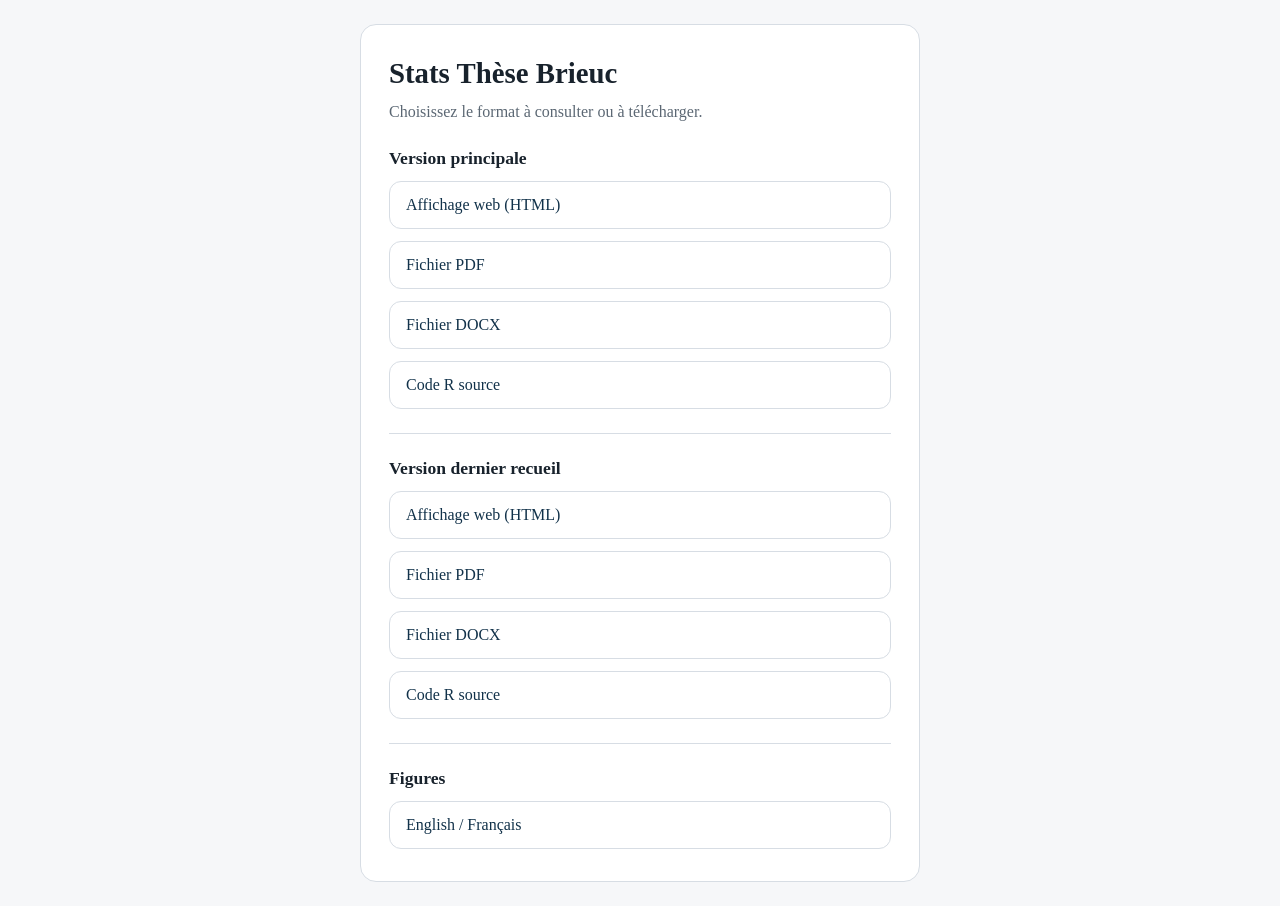
<file: docs/index.html>
<!DOCTYPE html>
<html lang="fr">
<head>
  <meta charset="utf-8">
  <meta name="viewport" content="width=device-width, initial-scale=1">
  <title>Stats Thèse Brieuc</title>
  <style>
    :root {
      color-scheme: light;
      --bg: #f6f7f9;
      --card: #ffffff;
      --text: #18222c;
      --muted: #5b6773;
      --line: #d7dde4;
      --accent: #12324a;
    }
    * { box-sizing: border-box; }
    body {
      margin: 0;
      min-height: 100vh;
      display: grid;
      place-items: center;
      padding: 24px;
      font-family: Georgia, "Times New Roman", serif;
      background: var(--bg);
      color: var(--text);
    }
    main {
      width: min(560px, 100%);
      padding: 32px 28px;
      background: var(--card);
      border: 1px solid var(--line);
      border-radius: 16px;
    }
    h1 {
      margin: 0 0 10px;
      font-size: 1.8rem;
      font-weight: 600;
    }
    p {
      margin: 0 0 24px;
      color: var(--muted);
      line-height: 1.5;
    }
    section + section {
      margin-top: 24px;
      padding-top: 24px;
      border-top: 1px solid var(--line);
    }
    h2 {
      margin: 0 0 12px;
      font-size: 1.1rem;
      font-weight: 600;
    }
    nav {
      display: grid;
      gap: 12px;
    }
    a {
      display: block;
      padding: 14px 16px;
      border: 1px solid var(--line);
      border-radius: 12px;
      color: var(--accent);
      text-decoration: none;
      background: #fff;
    }
    a:hover,
    a:focus {
      border-color: #9eb0c0;
      background: #fbfcfd;
    }
    .meta {
      font-size: 0.95rem;
    }
  </style>
</head>
<body>
  <main>
    <h1>Stats Thèse Brieuc</h1>
    <p>Choisissez le format à consulter ou à télécharger.</p>
    <section>
      <h2>Version principale</h2>
      <nav aria-label="Formats du rapport principal">
        <a href="these_brieuc.html">Affichage web (HTML)</a>
        <a href="these_brieuc.pdf" download="these_brieuc.pdf">Fichier PDF</a>
        <a href="these_brieuc.docx" download="these_brieuc.docx">Fichier DOCX</a>
        <a href="these_brieuc.qmd" download="these_brieuc.qmd">Code R source</a>
      </nav>
    </section>
    <section>
      <h2>Version dernier recueil</h2>
      <nav aria-label="Formats du rapport avec dernier recueil">
        <a href="these_brieuc_last_recueil.html">Affichage web (HTML)</a>
        <a href="these_brieuc_last_recueil.pdf" download="these_brieuc_last_recueil.pdf">Fichier PDF</a>
        <a href="these_brieuc_last_recueil.docx" download="these_brieuc_last_recueil.docx">Fichier DOCX</a>
        <a href="these_brieuc_last_recueil.qmd" download="these_brieuc_last_recueil.qmd">Code R source</a>
      </nav>
    </section>
    <section>
      <h2>Figures</h2>
      <nav aria-label="Figures">
        <a href="figures-noir-blanc/">English / Français</a>
      </nav>
    </section>
  </main>
</body>
</html>
</file>
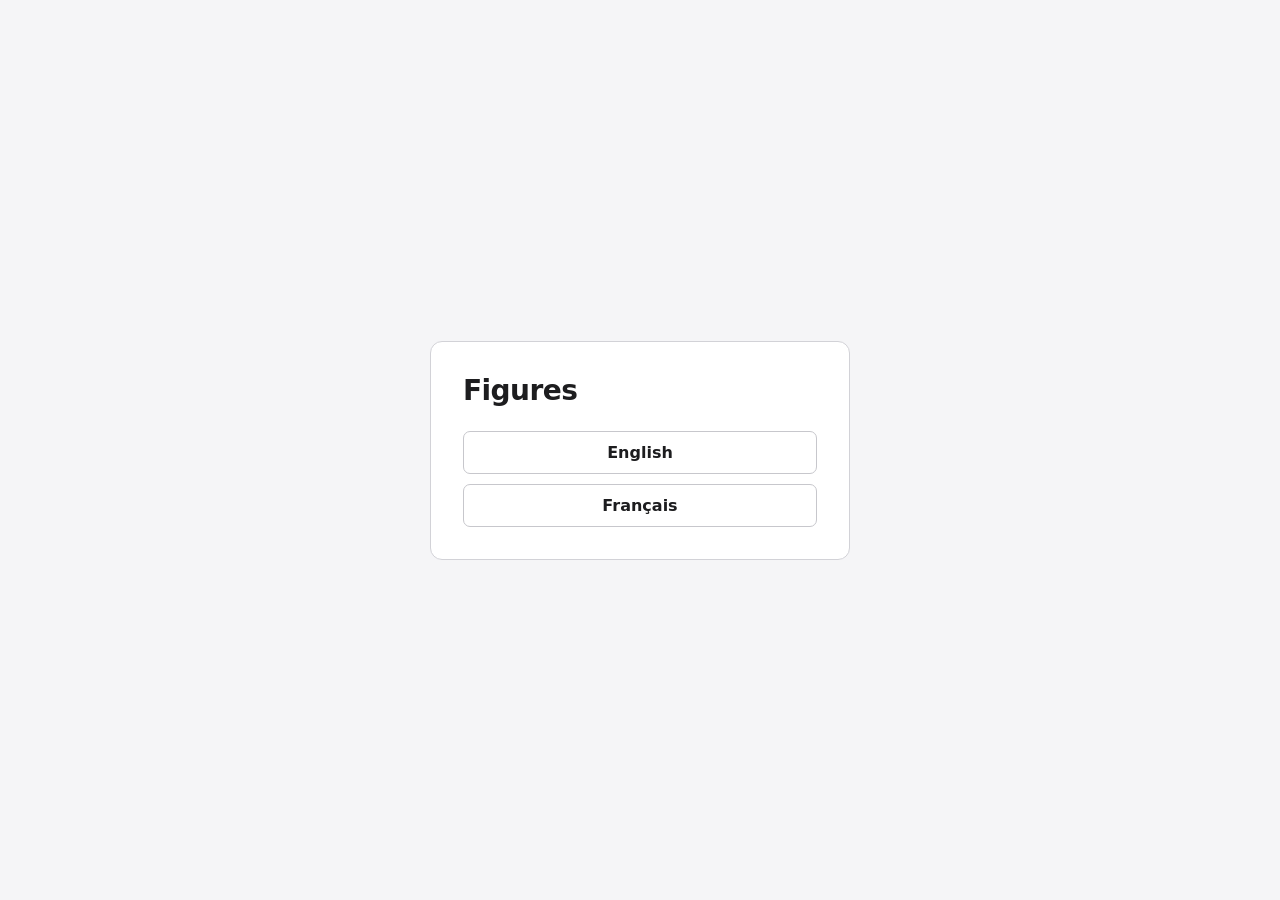
<file: docs/figures-noir-blanc/index.html>
<!doctype html>
<html lang="en">
<head>
  <meta charset="utf-8">
  <meta name="viewport" content="width=device-width, initial-scale=1">
  <title>Figures</title>
  <link rel="stylesheet" href="gallery.css">
</head>
<body class="language-page">
  <main class="language-picker">
    <h1>Figures</h1>
    <nav aria-label="Language">
      <a href="en/" lang="en">English</a>
      <a href="fr/" lang="fr">Français</a>
    </nav>
  </main>
</body>
</html>
</file>
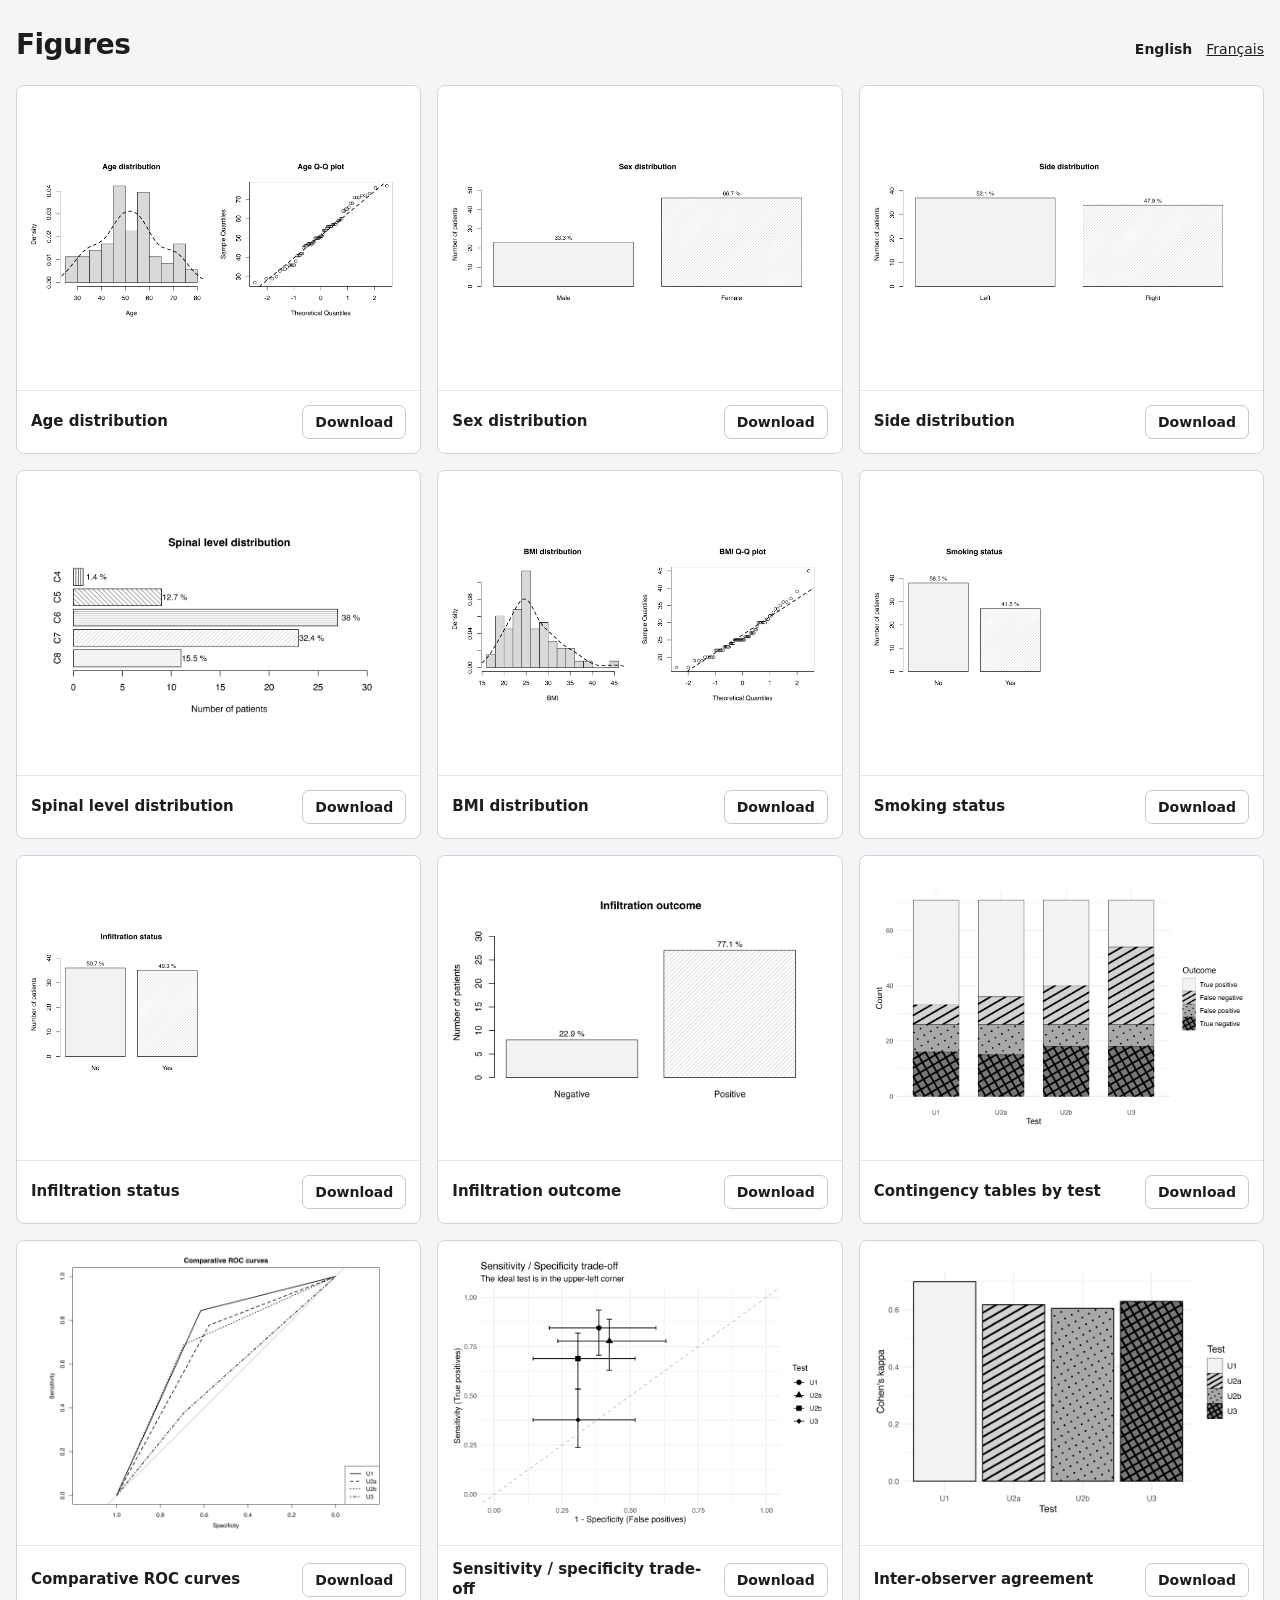
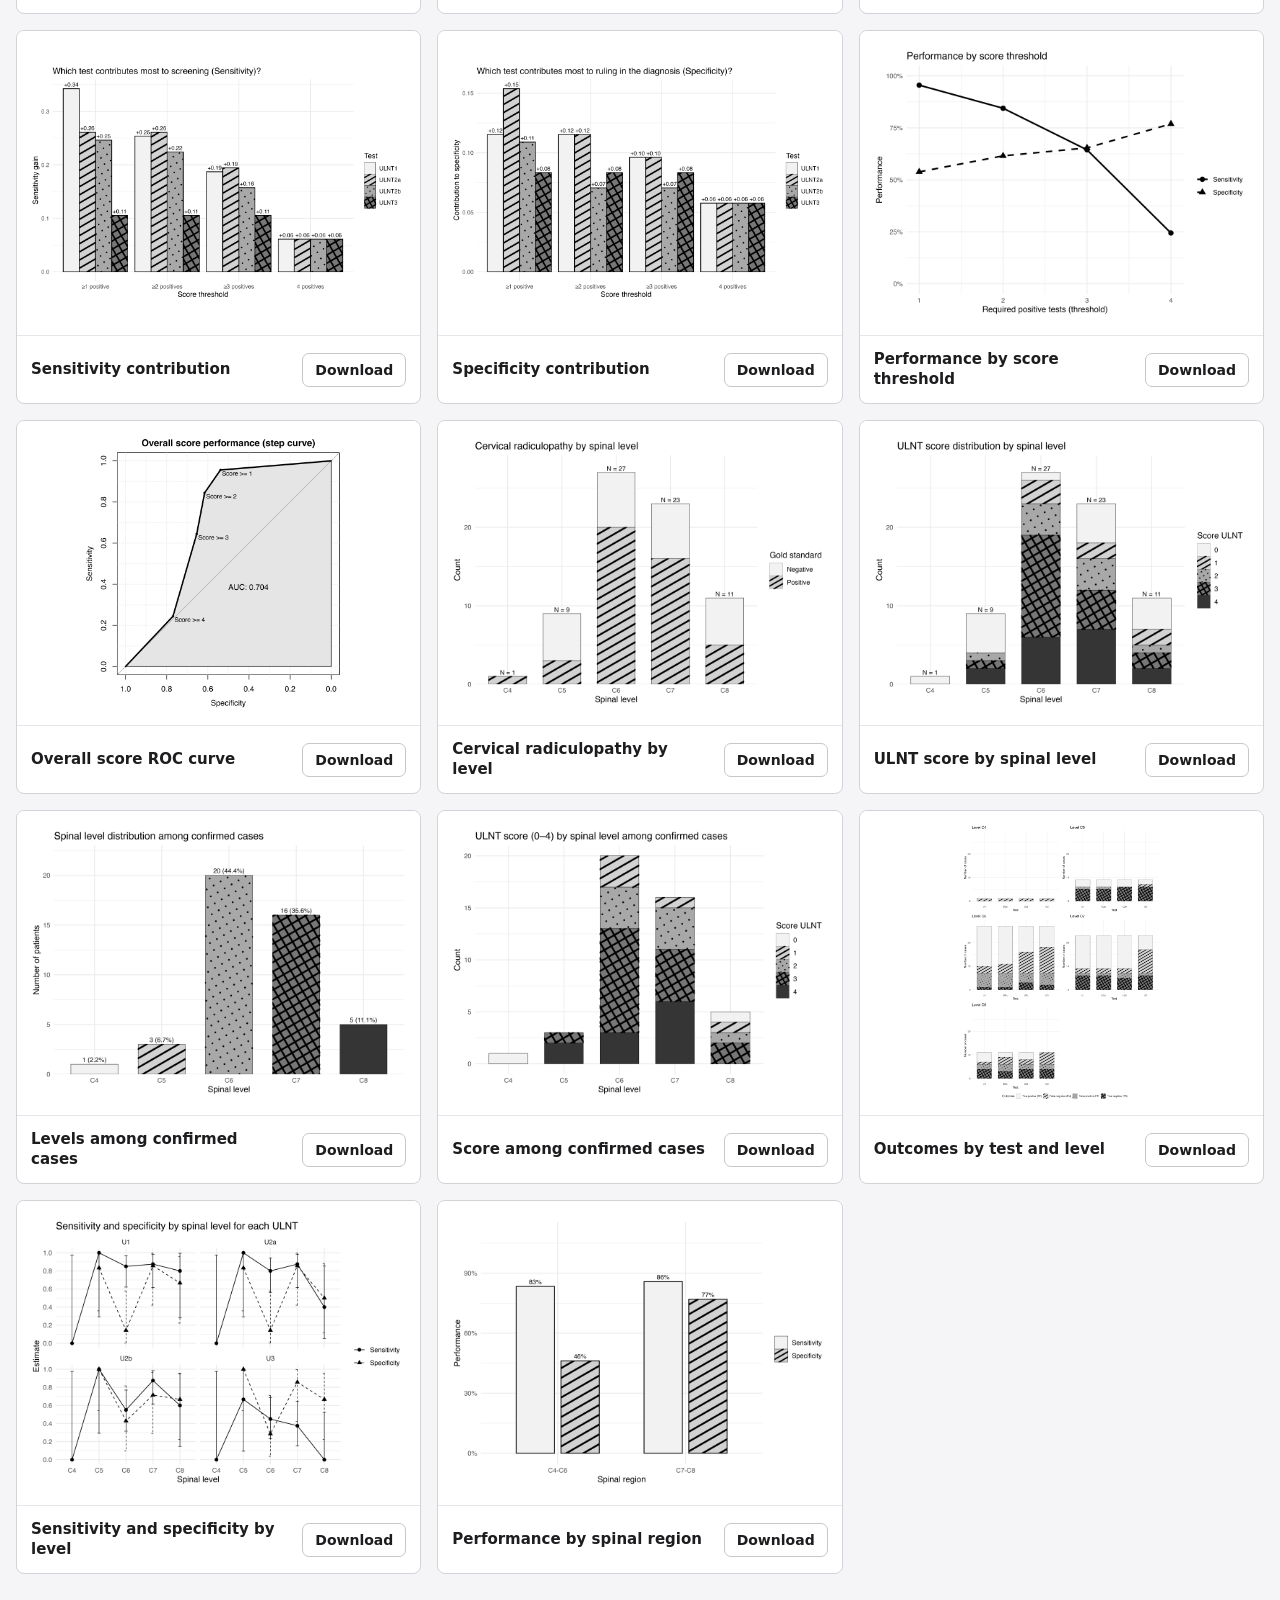
<file: docs/figures-noir-blanc/en/index.html>
<!doctype html>
<html lang="en">
<head>
  <meta charset="utf-8">
  <meta name="viewport" content="width=device-width, initial-scale=1">
  <title>Figures</title>
  <link rel="stylesheet" href="../gallery.css">
</head>
<body>
  <main class="gallery-page">
    <header class="gallery-header">
      <h1>Figures</h1>
      <nav aria-label="Language"><a href="./" aria-current="page">English</a><a href="../fr/" lang="fr">Français</a></nav>
    </header>
    <div class="grid">
      <article class="card"><a class="preview" href="age-distribution-1.png"><img src="age-distribution-1.png" loading="lazy" alt="Age distribution"></a><div class="card-body"><h2>Age distribution</h2><a class="download" href="age-distribution-1.png" download>Download</a></div></article>
      <article class="card"><a class="preview" href="sexe-distribution-1.png"><img src="sexe-distribution-1.png" loading="lazy" alt="Sex distribution"></a><div class="card-body"><h2>Sex distribution</h2><a class="download" href="sexe-distribution-1.png" download>Download</a></div></article>
      <article class="card"><a class="preview" href="cote-distribution-1.png"><img src="cote-distribution-1.png" loading="lazy" alt="Side distribution"></a><div class="card-body"><h2>Side distribution</h2><a class="download" href="cote-distribution-1.png" download>Download</a></div></article>
      <article class="card"><a class="preview" href="niveau-distribution-1.png"><img src="niveau-distribution-1.png" loading="lazy" alt="Spinal level distribution"></a><div class="card-body"><h2>Spinal level distribution</h2><a class="download" href="niveau-distribution-1.png" download>Download</a></div></article>
      <article class="card"><a class="preview" href="bmi-distribution-1.png"><img src="bmi-distribution-1.png" loading="lazy" alt="BMI distribution"></a><div class="card-body"><h2>BMI distribution</h2><a class="download" href="bmi-distribution-1.png" download>Download</a></div></article>
      <article class="card"><a class="preview" href="tabac-distribution-1.png"><img src="tabac-distribution-1.png" loading="lazy" alt="Smoking status"></a><div class="card-body"><h2>Smoking status</h2><a class="download" href="tabac-distribution-1.png" download>Download</a></div></article>
      <article class="card"><a class="preview" href="infiltrations-distribution-1.png"><img src="infiltrations-distribution-1.png" loading="lazy" alt="Infiltration status"></a><div class="card-body"><h2>Infiltration status</h2><a class="download" href="infiltrations-distribution-1.png" download>Download</a></div></article>
      <article class="card"><a class="preview" href="resultat-infiltrations-distribution-1.png"><img src="resultat-infiltrations-distribution-1.png" loading="lazy" alt="Infiltration outcome"></a><div class="card-body"><h2>Infiltration outcome</h2><a class="download" href="resultat-infiltrations-distribution-1.png" download>Download</a></div></article>
      <article class="card"><a class="preview" href="global-contingency-plot-1.png"><img src="global-contingency-plot-1.png" loading="lazy" alt="Contingency tables by test"></a><div class="card-body"><h2>Contingency tables by test</h2><a class="download" href="global-contingency-plot-1.png" download>Download</a></div></article>
      <article class="card"><a class="preview" href="global-performance-plots-1.png"><img src="global-performance-plots-1.png" loading="lazy" alt="Comparative ROC curves"></a><div class="card-body"><h2>Comparative ROC curves</h2><a class="download" href="global-performance-plots-1.png" download>Download</a></div></article>
      <article class="card"><a class="preview" href="global-performance-combined-plot-1.png"><img src="global-performance-combined-plot-1.png" loading="lazy" alt="Sensitivity and specificity trade-off"></a><div class="card-body"><h2>Sensitivity / specificity trade-off</h2><a class="download" href="global-performance-combined-plot-1.png" download>Download</a></div></article>
      <article class="card"><a class="preview" href="fig-kappa-interobserver-1.png"><img src="fig-kappa-interobserver-1.png" loading="lazy" alt="Inter-observer agreement"></a><div class="card-body"><h2>Inter-observer agreement</h2><a class="download" href="fig-kappa-interobserver-1.png" download>Download</a></div></article>
      <article class="card"><a class="preview" href="score-contribution-se-plot-1.png"><img src="score-contribution-se-plot-1.png" loading="lazy" alt="Sensitivity contribution"></a><div class="card-body"><h2>Sensitivity contribution</h2><a class="download" href="score-contribution-se-plot-1.png" download>Download</a></div></article>
      <article class="card"><a class="preview" href="score-contribution-sp-plot-1.png"><img src="score-contribution-sp-plot-1.png" loading="lazy" alt="Specificity contribution"></a><div class="card-body"><h2>Specificity contribution</h2><a class="download" href="score-contribution-sp-plot-1.png" download>Download</a></div></article>
      <article class="card"><a class="preview" href="score-thresholds-plot-1.png"><img src="score-thresholds-plot-1.png" loading="lazy" alt="Performance by score threshold"></a><div class="card-body"><h2>Performance by score threshold</h2><a class="download" href="score-thresholds-plot-1.png" download>Download</a></div></article>
      <article class="card"><a class="preview" href="score-roc-curve-1.png"><img src="score-roc-curve-1.png" loading="lazy" alt="Overall score ROC curve"></a><div class="card-body"><h2>Overall score ROC curve</h2><a class="download" href="score-roc-curve-1.png" download>Download</a></div></article>
      <article class="card"><a class="preview" href="results-by-level-rate-1.png"><img src="results-by-level-rate-1.png" loading="lazy" alt="Cervical radiculopathy by spinal level"></a><div class="card-body"><h2>Cervical radiculopathy by level</h2><a class="download" href="results-by-level-rate-1.png" download>Download</a></div></article>
      <article class="card"><a class="preview" href="results-by-level-count-1.png"><img src="results-by-level-count-1.png" loading="lazy" alt="ULNT score by spinal level"></a><div class="card-body"><h2>ULNT score by spinal level</h2><a class="download" href="results-by-level-count-1.png" download>Download</a></div></article>
      <article class="card"><a class="preview" href="fig-gs-positive-level-1.png"><img src="fig-gs-positive-level-1.png" loading="lazy" alt="Spinal levels among confirmed cases"></a><div class="card-body"><h2>Levels among confirmed cases</h2><a class="download" href="fig-gs-positive-level-1.png" download>Download</a></div></article>
      <article class="card"><a class="preview" href="fig-gs-positive-score-1.png"><img src="fig-gs-positive-score-1.png" loading="lazy" alt="ULNT score among confirmed cases"></a><div class="card-body"><h2>Score among confirmed cases</h2><a class="download" href="fig-gs-positive-score-1.png" download>Download</a></div></article>
      <article class="card"><a class="preview" href="fig-level-performance-individual-1.png"><img src="fig-level-performance-individual-1.png" loading="lazy" alt="Outcomes by test and spinal level"></a><div class="card-body"><h2>Outcomes by test and level</h2><a class="download" href="fig-level-performance-individual-1.png" download>Download</a></div></article>
      <article class="card"><a class="preview" href="results-by-level-test-metric-plot-1.png"><img src="results-by-level-test-metric-plot-1.png" loading="lazy" alt="Sensitivity and specificity by level"></a><div class="card-body"><h2>Sensitivity and specificity by level</h2><a class="download" href="results-by-level-test-metric-plot-1.png" download>Download</a></div></article>
      <article class="card"><a class="preview" href="level-grouped-plot-1.png"><img src="level-grouped-plot-1.png" loading="lazy" alt="Performance by spinal region"></a><div class="card-body"><h2>Performance by spinal region</h2><a class="download" href="level-grouped-plot-1.png" download>Download</a></div></article>
    </div>
  </main>
</body>
</html>
</file>
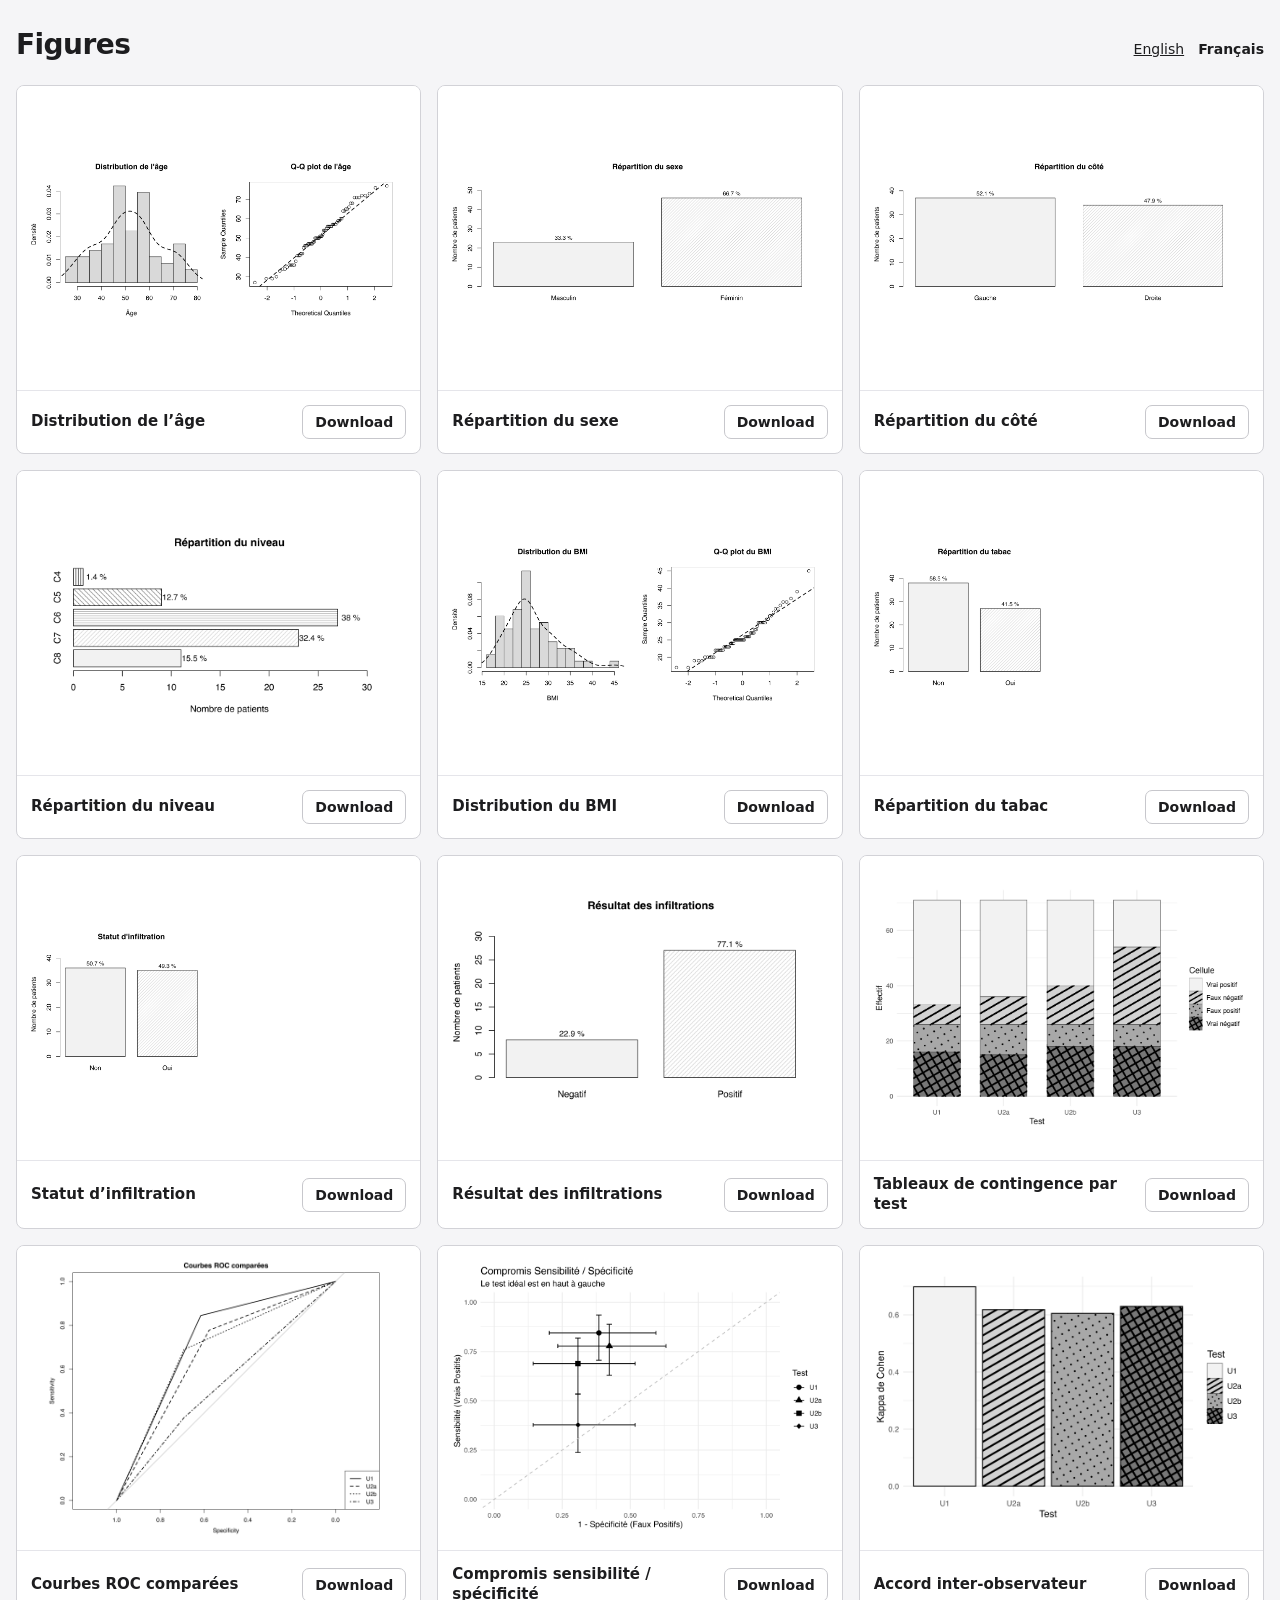
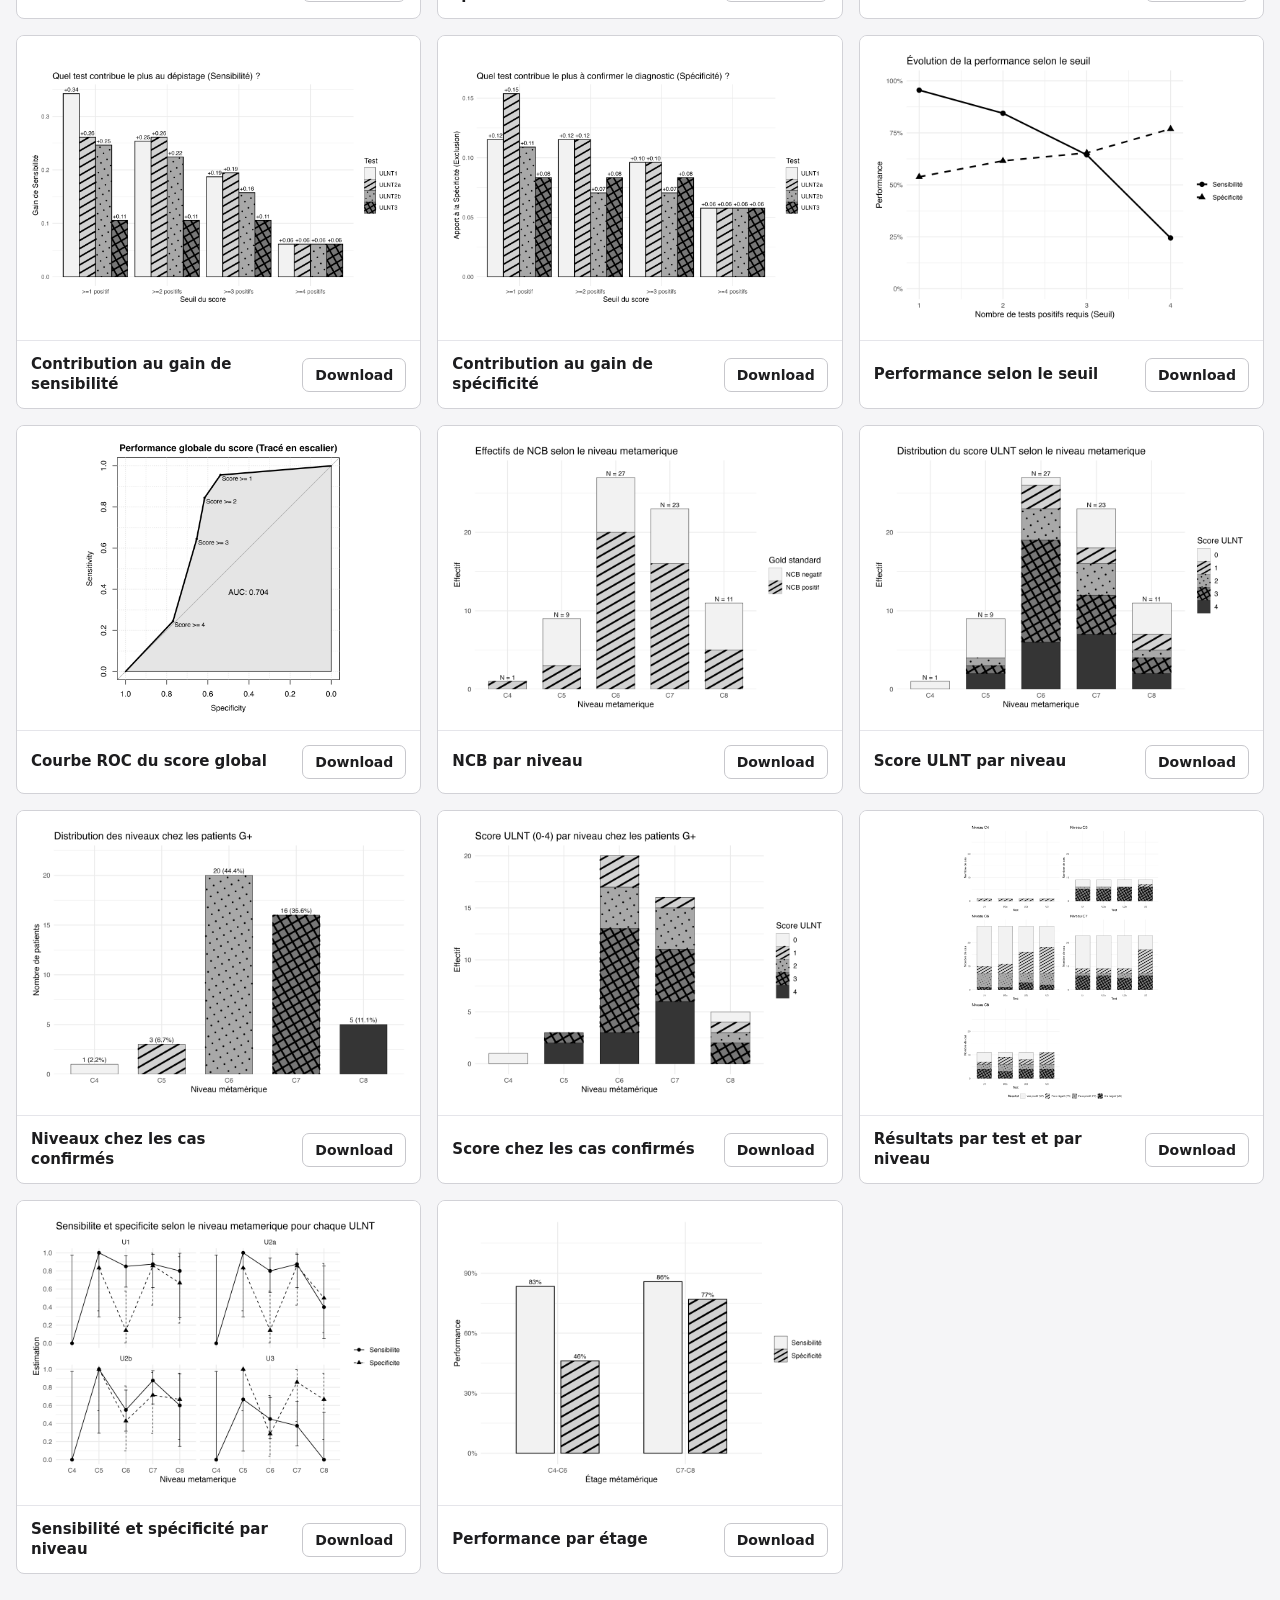
<file: docs/figures-noir-blanc/fr/index.html>
<!doctype html>
<html lang="fr">
<head>
  <meta charset="utf-8">
  <meta name="viewport" content="width=device-width, initial-scale=1">
  <title>Figures</title>
  <link rel="stylesheet" href="../gallery.css">
</head>
<body>
  <main class="gallery-page">
    <header class="gallery-header">
      <h1>Figures</h1>
      <nav aria-label="Langue"><a href="../en/" lang="en">English</a><a href="./" aria-current="page">Français</a></nav>
    </header>
    <div class="grid">
      <article class="card"><a class="preview" href="age-distribution-1.png"><img src="age-distribution-1.png" loading="lazy" alt="Distribution de l’âge"></a><div class="card-body"><h2>Distribution de l’âge</h2><a class="download" href="age-distribution-1.png" download>Download</a></div></article>
      <article class="card"><a class="preview" href="sexe-distribution-1.png"><img src="sexe-distribution-1.png" loading="lazy" alt="Répartition du sexe"></a><div class="card-body"><h2>Répartition du sexe</h2><a class="download" href="sexe-distribution-1.png" download>Download</a></div></article>
      <article class="card"><a class="preview" href="cote-distribution-1.png"><img src="cote-distribution-1.png" loading="lazy" alt="Répartition du côté"></a><div class="card-body"><h2>Répartition du côté</h2><a class="download" href="cote-distribution-1.png" download>Download</a></div></article>
      <article class="card"><a class="preview" href="niveau-distribution-1.png"><img src="niveau-distribution-1.png" loading="lazy" alt="Répartition du niveau métamérique"></a><div class="card-body"><h2>Répartition du niveau</h2><a class="download" href="niveau-distribution-1.png" download>Download</a></div></article>
      <article class="card"><a class="preview" href="bmi-distribution-1.png"><img src="bmi-distribution-1.png" loading="lazy" alt="Distribution du BMI"></a><div class="card-body"><h2>Distribution du BMI</h2><a class="download" href="bmi-distribution-1.png" download>Download</a></div></article>
      <article class="card"><a class="preview" href="tabac-distribution-1.png"><img src="tabac-distribution-1.png" loading="lazy" alt="Répartition du tabac"></a><div class="card-body"><h2>Répartition du tabac</h2><a class="download" href="tabac-distribution-1.png" download>Download</a></div></article>
      <article class="card"><a class="preview" href="infiltrations-distribution-1.png"><img src="infiltrations-distribution-1.png" loading="lazy" alt="Statut d’infiltration"></a><div class="card-body"><h2>Statut d’infiltration</h2><a class="download" href="infiltrations-distribution-1.png" download>Download</a></div></article>
      <article class="card"><a class="preview" href="resultat-infiltrations-distribution-1.png"><img src="resultat-infiltrations-distribution-1.png" loading="lazy" alt="Résultat des infiltrations"></a><div class="card-body"><h2>Résultat des infiltrations</h2><a class="download" href="resultat-infiltrations-distribution-1.png" download>Download</a></div></article>
      <article class="card"><a class="preview" href="global-contingency-plot-1.png"><img src="global-contingency-plot-1.png" loading="lazy" alt="Tableaux de contingence par test"></a><div class="card-body"><h2>Tableaux de contingence par test</h2><a class="download" href="global-contingency-plot-1.png" download>Download</a></div></article>
      <article class="card"><a class="preview" href="global-performance-plots-1.png"><img src="global-performance-plots-1.png" loading="lazy" alt="Courbes ROC comparées"></a><div class="card-body"><h2>Courbes ROC comparées</h2><a class="download" href="global-performance-plots-1.png" download>Download</a></div></article>
      <article class="card"><a class="preview" href="global-performance-combined-plot-1.png"><img src="global-performance-combined-plot-1.png" loading="lazy" alt="Compromis entre sensibilité et spécificité"></a><div class="card-body"><h2>Compromis sensibilité / spécificité</h2><a class="download" href="global-performance-combined-plot-1.png" download>Download</a></div></article>
      <article class="card"><a class="preview" href="fig-kappa-interobserver-1.png"><img src="fig-kappa-interobserver-1.png" loading="lazy" alt="Accord inter-observateur"></a><div class="card-body"><h2>Accord inter-observateur</h2><a class="download" href="fig-kappa-interobserver-1.png" download>Download</a></div></article>
      <article class="card"><a class="preview" href="score-contribution-se-plot-1.png"><img src="score-contribution-se-plot-1.png" loading="lazy" alt="Contribution au gain de sensibilité"></a><div class="card-body"><h2>Contribution au gain de sensibilité</h2><a class="download" href="score-contribution-se-plot-1.png" download>Download</a></div></article>
      <article class="card"><a class="preview" href="score-contribution-sp-plot-1.png"><img src="score-contribution-sp-plot-1.png" loading="lazy" alt="Contribution au gain de spécificité"></a><div class="card-body"><h2>Contribution au gain de spécificité</h2><a class="download" href="score-contribution-sp-plot-1.png" download>Download</a></div></article>
      <article class="card"><a class="preview" href="score-thresholds-plot-1.png"><img src="score-thresholds-plot-1.png" loading="lazy" alt="Performance selon le seuil"></a><div class="card-body"><h2>Performance selon le seuil</h2><a class="download" href="score-thresholds-plot-1.png" download>Download</a></div></article>
      <article class="card"><a class="preview" href="score-roc-curve-1.png"><img src="score-roc-curve-1.png" loading="lazy" alt="Courbe ROC du score global"></a><div class="card-body"><h2>Courbe ROC du score global</h2><a class="download" href="score-roc-curve-1.png" download>Download</a></div></article>
      <article class="card"><a class="preview" href="results-by-level-rate-1.png"><img src="results-by-level-rate-1.png" loading="lazy" alt="NCB par niveau métamérique"></a><div class="card-body"><h2>NCB par niveau</h2><a class="download" href="results-by-level-rate-1.png" download>Download</a></div></article>
      <article class="card"><a class="preview" href="results-by-level-count-1.png"><img src="results-by-level-count-1.png" loading="lazy" alt="Score ULNT par niveau"></a><div class="card-body"><h2>Score ULNT par niveau</h2><a class="download" href="results-by-level-count-1.png" download>Download</a></div></article>
      <article class="card"><a class="preview" href="fig-gs-positive-level-1.png"><img src="fig-gs-positive-level-1.png" loading="lazy" alt="Niveaux chez les cas confirmés"></a><div class="card-body"><h2>Niveaux chez les cas confirmés</h2><a class="download" href="fig-gs-positive-level-1.png" download>Download</a></div></article>
      <article class="card"><a class="preview" href="fig-gs-positive-score-1.png"><img src="fig-gs-positive-score-1.png" loading="lazy" alt="Score chez les cas confirmés"></a><div class="card-body"><h2>Score chez les cas confirmés</h2><a class="download" href="fig-gs-positive-score-1.png" download>Download</a></div></article>
      <article class="card"><a class="preview" href="fig-level-performance-individual-1.png"><img src="fig-level-performance-individual-1.png" loading="lazy" alt="Résultats par test et par niveau"></a><div class="card-body"><h2>Résultats par test et par niveau</h2><a class="download" href="fig-level-performance-individual-1.png" download>Download</a></div></article>
      <article class="card"><a class="preview" href="results-by-level-test-metric-plot-1.png"><img src="results-by-level-test-metric-plot-1.png" loading="lazy" alt="Sensibilité et spécificité par niveau"></a><div class="card-body"><h2>Sensibilité et spécificité par niveau</h2><a class="download" href="results-by-level-test-metric-plot-1.png" download>Download</a></div></article>
      <article class="card"><a class="preview" href="level-grouped-plot-1.png"><img src="level-grouped-plot-1.png" loading="lazy" alt="Performance par étage métamérique"></a><div class="card-body"><h2>Performance par étage</h2><a class="download" href="level-grouped-plot-1.png" download>Download</a></div></article>
    </div>
  </main>
</body>
</html>
</file>
<file: docs/figures-noir-blanc/gallery.css>
:root {
  color-scheme: light;
  font-family: system-ui, -apple-system, BlinkMacSystemFont, "Segoe UI", sans-serif;
  color: #1d1d1f;
  background: #f5f5f7;
}

* { box-sizing: border-box; }

body { margin: 0; }

a { color: inherit; }

.language-page {
  display: grid;
  min-height: 100vh;
  place-items: center;
  padding: 24px;
}

.language-picker {
  width: min(420px, 100%);
  padding: 32px;
  border: 1px solid #d2d2d7;
  border-radius: 12px;
  background: #fff;
}

.language-picker h1 {
  margin: 0 0 24px;
  font-size: 28px;
  letter-spacing: -.02em;
}

.language-picker nav {
  display: grid;
  gap: 10px;
}

.language-picker a,
.download {
  display: block;
  padding: 11px 14px;
  border: 1px solid #c7c7cc;
  border-radius: 7px;
  background: #fff;
  text-align: center;
  text-decoration: none;
  font-weight: 600;
}

.language-picker a:hover,
.download:hover { background: #f2f2f2; }

.gallery-page {
  width: min(1280px, calc(100% - 32px));
  margin: 0 auto;
  padding: 28px 0 56px;
}

.gallery-header {
  display: flex;
  align-items: baseline;
  justify-content: space-between;
  gap: 20px;
  margin-bottom: 24px;
}

.gallery-header h1 {
  margin: 0;
  font-size: 28px;
  letter-spacing: -.02em;
}

.gallery-header nav {
  display: flex;
  gap: 14px;
  font-size: 14px;
}

.gallery-header [aria-current="page"] {
  font-weight: 650;
  text-decoration: none;
}

.grid {
  display: grid;
  grid-template-columns: repeat(auto-fit, minmax(min(100%, 320px), 1fr));
  gap: 16px;
}

.card {
  display: flex;
  min-width: 0;
  flex-direction: column;
  overflow: hidden;
  border: 1px solid #d2d2d7;
  border-radius: 8px;
  background: #fff;
}

.preview {
  display: grid;
  min-height: 245px;
  padding: 12px;
  place-items: center;
  border-bottom: 1px solid #e5e5ea;
  background: #fff;
}

.preview img {
  display: block;
  width: 100%;
  height: 280px;
  object-fit: contain;
}

.card-body {
  display: flex;
  flex: 1;
  align-items: center;
  justify-content: space-between;
  gap: 16px;
  padding: 14px;
}

.card h2 {
  margin: 0;
  font-size: 15px;
  font-weight: 600;
  line-height: 1.3;
}

.download {
  flex: 0 0 auto;
  padding: 8px 12px;
  font-size: 14px;
}

@media (max-width: 560px) {
  .gallery-header { align-items: flex-start; flex-direction: column; }
  .preview img { height: 230px; }
}
</file>
